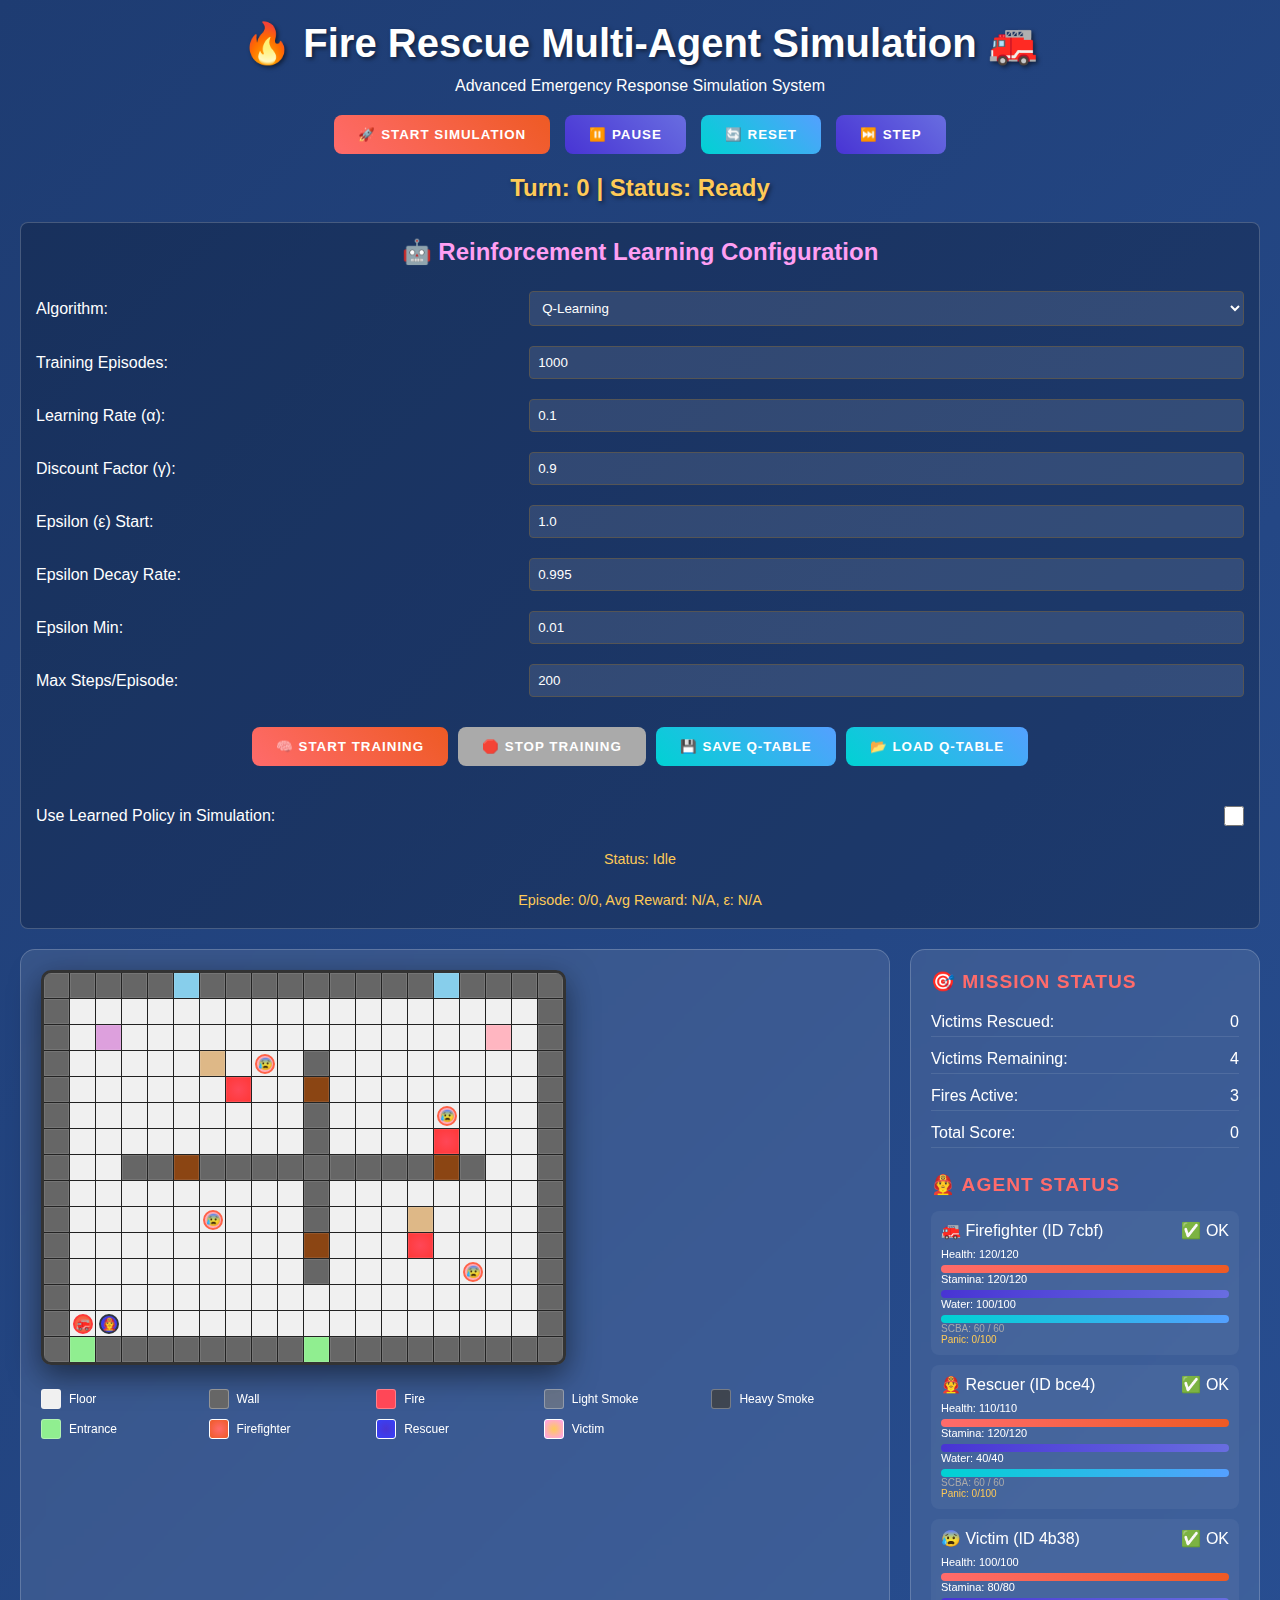
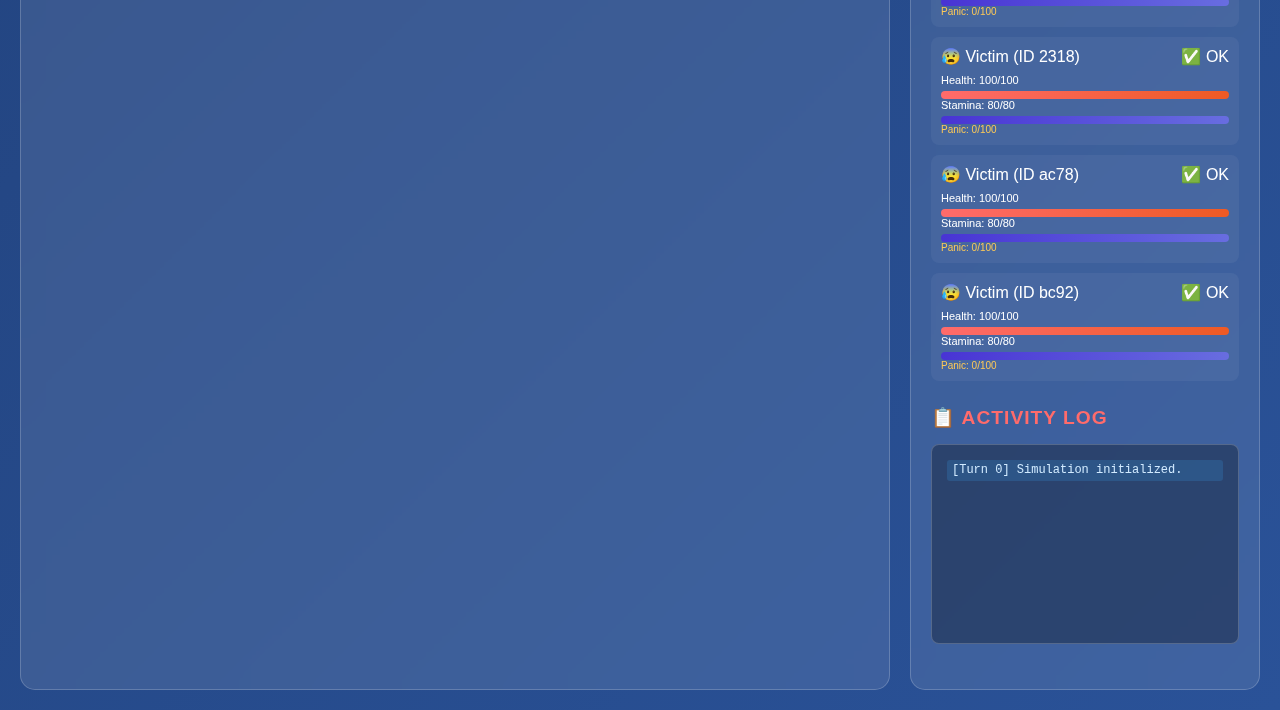
<file: index.html>
<!DOCTYPE html>
<html lang="en">
<head>
    <meta charset="UTF-8">
    <meta name="viewport" content="width=device-width, initial-scale=1.0">
    <title>Fire Rescue Multi-Agent Simulation</title>
    <link rel="stylesheet" href="style.css">
</head>
<body>
    <div class="container">
        <div class="header">
            <h1>🔥 Fire Rescue Multi-Agent Simulation 🚒</h1>
            <p>Advanced Emergency Response Simulation System</p>
        </div>

        <div class="controls">
            <button id="startButton" class="btn btn-primary">🚀 Start Simulation</button>
            <button id="pauseButton" class="btn btn-secondary">⏸️ Pause</button>
            <button id="resetButton" class="btn btn-success">🔄 Reset</button>
            <button id="stepButton" class="btn btn-secondary">⏭️ Step</button>
        </div>

        <div class="turn-info">
            Turn: <span id="turnCounter">0</span> | Status: <span id="simStatus">Ready</span>
        </div>

        <!-- RL Configuration Panel -->
        <div class="rl-config-panel">
            <h2>🤖 Reinforcement Learning Configuration</h2>
            <div>
                <label for="rlAlgorithm">Algorithm:</label>
                <select id="rlAlgorithm">
                    <option value="qlearning" selected>Q-Learning</option>
                    <option value="sarsa">SARSA</option>
                </select>
            </div>
            <div>
                <label for="numEpisodes">Training Episodes:</label>
                <input type="number" id="numEpisodes" value="1000" min="1">
            </div>
            <div>
                <label for="learningRate">Learning Rate (α):</label>
                <input type="number" id="learningRate" value="0.1" min="0" max="1" step="0.01">
            </div>
            <div>
                <label for="discountFactor">Discount Factor (γ):</label>
                <input type="number" id="discountFactor" value="0.9" min="0" max="1" step="0.01">
            </div>
            <div>
                <label for="epsilonStart">Epsilon (ε) Start:</label>
                <input type="number" id="epsilonStart" value="1.0" min="0" max="1" step="0.01">
            </div>
            <div>
                <label for="epsilonDecay">Epsilon Decay Rate:</label>
                <input type="number" id="epsilonDecay" value="0.995" min="0" max="1" step="0.001">
            </div>
             <div>
                <label for="epsilonMin">Epsilon Min:</label>
                <input type="number" id="epsilonMin" value="0.01" min="0" max="1" step="0.01">
            </div>
            <div>
                <label for="maxStepsPerEpisode">Max Steps/Episode:</label>
                <input type="number" id="maxStepsPerEpisode" value="200" min="10">
            </div>
            <div class="controls">
                <button id="startTrainingButton" class="btn btn-primary">🧠 Start Training</button>
                <button id="stopTrainingButton" class="btn btn-secondary" disabled>🛑 Stop Training</button>
                <button id="saveQTableButton" class="btn btn-success">💾 Save Q-Table</button>
                <button id="loadQTableButton" class="btn btn-success">📂 Load Q-Table</button>
            </div>
            <div>
                <label for="useLearnedPolicy">Use Learned Policy in Simulation:</label>
                <input type="checkbox" id="useLearnedPolicy">
            </div>
            <div id="trainingStatus" style="text-align: center; margin-top: 5px;">Status: Idle</div>
            <div id="episodeInfo" style="text-align: center; margin-top: 5px;">Episode: 0/0, Avg Reward: N/A, ε: N/A</div>
        </div>
        <!-- End RL Configuration Panel -->

        <div class="main-content">
            <div class="simulation-area">
                <div class="grid-container">
                    <div class="grid" id="simulationGrid"></div>
                </div>
                
                <div class="legend">
                    <div class="legend-item">
                        <div class="legend-color" style="background: #f0f0f0;"></div>
                        <span>Floor</span>
                    </div>
                    <div class="legend-item">
                        <div class="legend-color" style="background: #666;"></div>
                        <span>Wall</span>
                    </div>
                    <div class="legend-item">
                        <div class="legend-color" style="background: #ff4757;"></div>
                        <span>Fire</span>
                    </div>
                    <div class="legend-item">
                        <div class="legend-color" style="background: rgba(128,128,128,0.6);"></div>
                        <span>Light Smoke</span>
                    </div>
                    <div class="legend-item">
                        <div class="legend-color" style="background: rgba(64,64,64,0.8);"></div>
                        <span>Heavy Smoke</span>
                    </div>
                    <div class="legend-item">
                        <div class="legend-color" style="background: #90EE90;"></div>
                        <span>Entrance</span>
                    </div>
                     <div class="legend-item">
                        <div class="legend-color agent firefighter" style="position: static; border: 1px solid #fff;"></div>
                        <span>Firefighter</span>
                    </div>
                    <div class="legend-item">
                        <div class="legend-color agent rescuer" style="position: static; border: 1px solid #fff;"></div>
                        <span>Rescuer</span>
                    </div>
                    <div class="legend-item">
                        <div class="legend-color agent victim" style="position: static; border: 1px solid #fff;"></div>
                        <span>Victim</span>
                    </div>
                </div>
            </div>

            <div class="stats-panel">
                <div class="stats-section">
                    <h3>🎯 Mission Status</h3>
                    <div class="stat-item">
                        <span>Victims Rescued:</span>
                        <span id="victimsRescued">0</span>
                    </div>
                    <div class="stat-item">
                        <span>Victims Remaining:</span>
                        <span id="victimsRemaining">0</span>
                    </div>
                    <div class="stat-item">
                        <span>Fires Active:</span>
                        <span id="firesActive">0</span>
                    </div>
                    <div class="stat-item">
                        <span>Total Score:</span>
                        <span id="totalScore">0</span>
                    </div>
                </div>

                <div class="stats-section">
                    <h3>👨‍🚒 Agent Status</h3>
                    <div id="agentStats"></div>
                </div>

                <div class="stats-section">
                    <h3>📋 Activity Log</h3>
                    <div class="log-panel" id="activityLog"></div>
                </div>
            </div>
        </div>
    </div>

    <script type="module" src="js/main.js"></script>
</body>
</html>
</file>
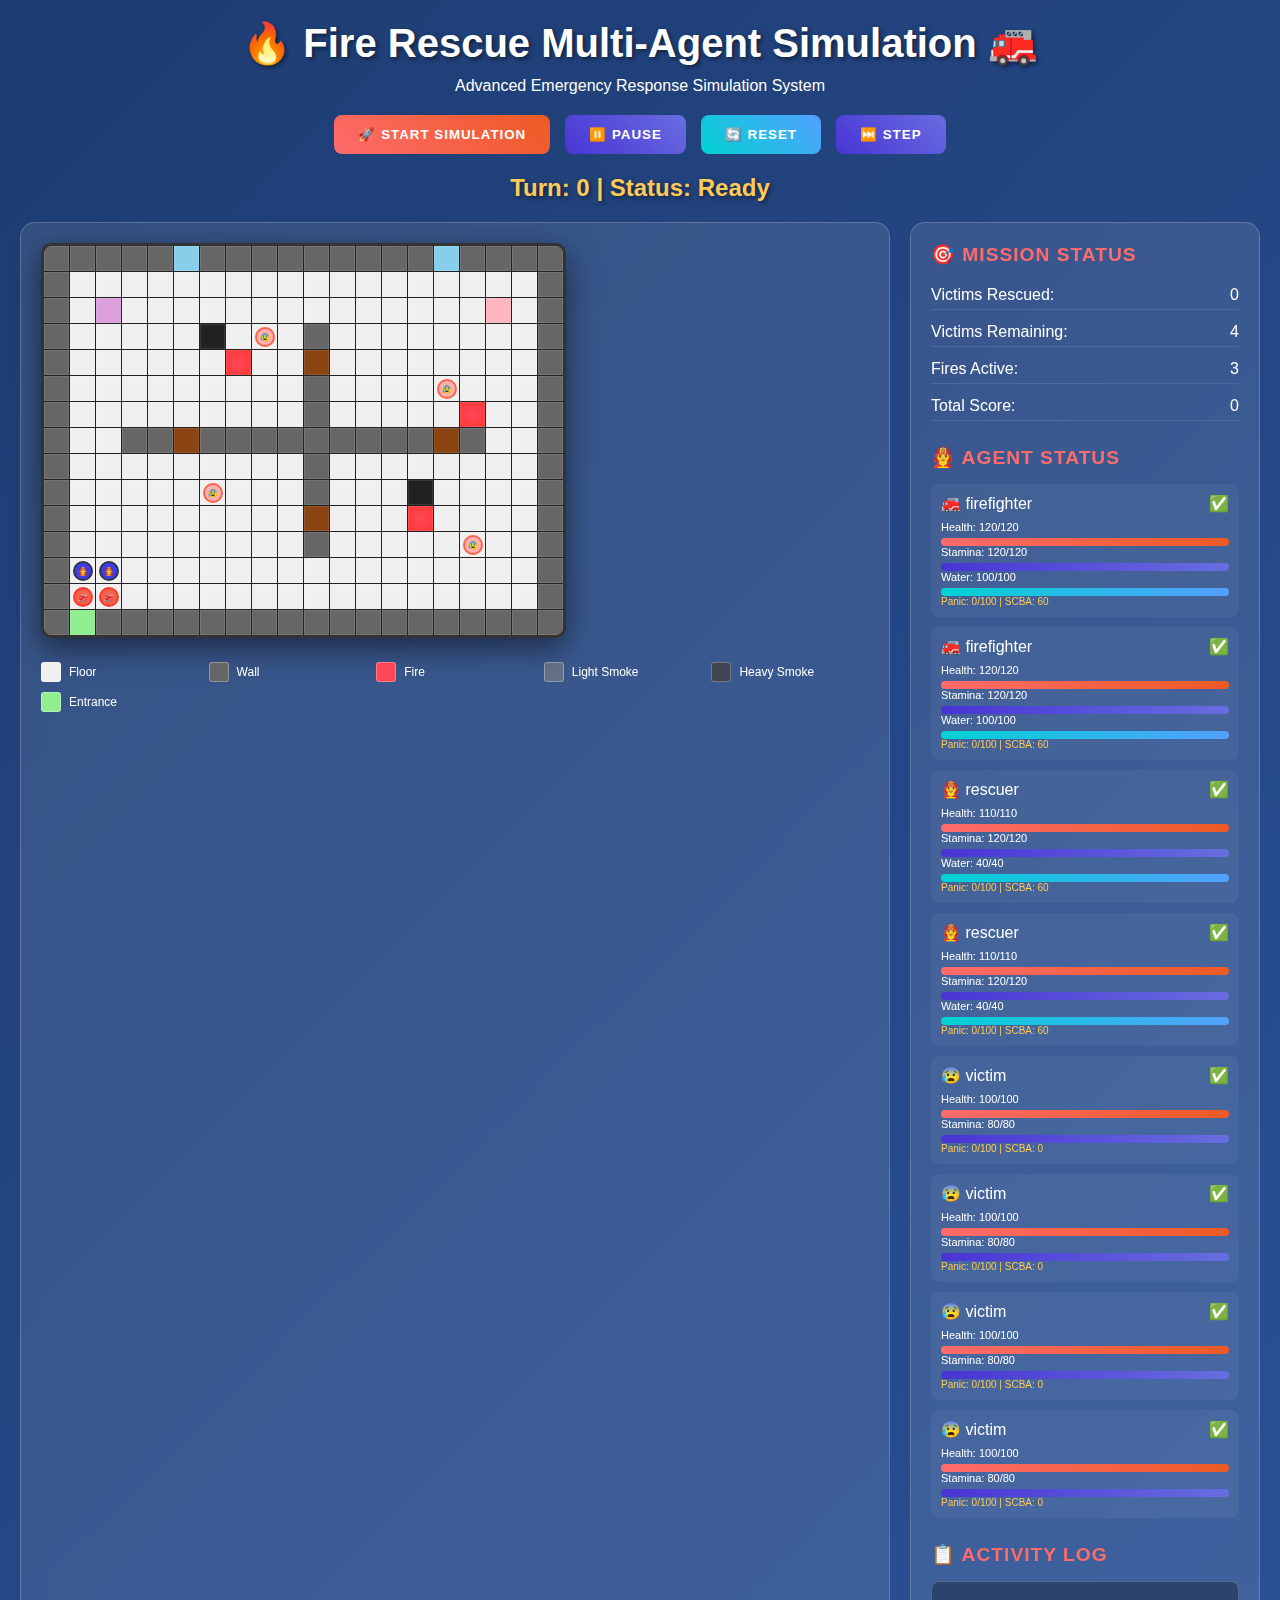
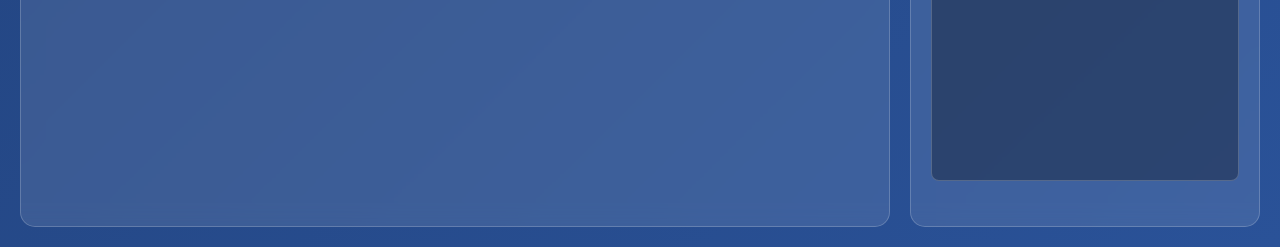
<file: KodeMultiAgen.html>
<!DOCTYPE html>
<html lang="en">
<head>
    <meta charset="UTF-8">
    <meta name="viewport" content="width=device-width, initial-scale=1.0">
    <title>Fire Rescue Multi-Agent Simulation</title>
    <style>
        * {
            margin: 0;
            padding: 0;
            box-sizing: border-box;
        }

        body {
            font-family: 'Segoe UI', Tahoma, Geneva, Verdana, sans-serif;
            background: linear-gradient(135deg, #1e3c72 0%, #2a5298 100%);
            min-height: 100vh;
            color: white;
        }

        .container {
            max-width: 1800px;
            margin: 0 auto;
            padding: 20px;
        }

        .header {
            text-align: center;
            margin-bottom: 20px;
        }

        .header h1 {
            font-size: 2.5em;
            text-shadow: 2px 2px 4px rgba(0,0,0,0.5);
            margin-bottom: 10px;
        }

        .controls {
            display: flex;
            justify-content: center;
            gap: 15px;
            margin-bottom: 20px;
            flex-wrap: wrap;
        }

        .btn {
            padding: 12px 24px;
            border: none;
            border-radius: 8px;
            cursor: pointer;
            font-weight: bold;
            transition: all 0.3s ease;
            text-transform: uppercase;
            letter-spacing: 1px;
        }

        .btn-primary {
            background: linear-gradient(45deg, #ff6b6b, #ee5a24);
            color: white;
        }

        .btn-secondary {
            background: linear-gradient(45deg, #4834d4, #686de0);
            color: white;
        }

        .btn-success {
            background: linear-gradient(45deg, #00d2d3, #54a0ff);
            color: white;
        }

        .btn:hover {
            transform: translateY(-2px);
            box-shadow: 0 8px 20px rgba(0,0,0,0.3);
        }

        .main-content {
            display: grid;
            grid-template-columns: 1fr 350px;
            gap: 20px;
        }

        .simulation-area {
            background: rgba(255,255,255,0.1);
            border-radius: 15px;
            padding: 20px;
            backdrop-filter: blur(10px);
            border: 1px solid rgba(255,255,255,0.2);
        }

        .grid-container {
            display: inline-block;
            border: 3px solid #333;
            border-radius: 10px;
            overflow: hidden;
            box-shadow: 0 10px 30px rgba(0,0,0,0.5);
        }

        .grid {
            display: grid;
            grid-template-columns: repeat(20, 25px);
            grid-template-rows: repeat(15, 25px);
            gap: 1px;
            background: #222;
        }

        .tile {
            width: 25px;
            height: 25px;
            position: relative;
            border: 0.5px solid rgba(255,255,255,0.1);
            display: flex;
            align-items: center;
            justify-content: center;
            font-size: 10px;
            font-weight: bold;
        }

        .tile.floor { background: #f0f0f0; }
        .tile.wall { background: #666; }
        .tile.door { background: #8B4513; }
        .tile.window { background: #87CEEB; }
        .tile.entrance { background: #90EE90; }
        .tile.toilet { background: #DDA0DD; }
        .tile.chemcab { background: #FFB6C1; }
        
        .tile.fire {
            background: radial-gradient(circle, #ff4757, #ff3838);
            animation: fireFlicker 0.5s infinite alternate;
        }

        .tile.smoke-light {
            background: rgba(128, 128, 128, 0.6);
        }

        .tile.smoke-heavy {
            background: rgba(64, 64, 64, 0.8);
        }

        .tile.toxic-fumes {
            background: rgba(128, 0, 128, 0.7);
        }

        .tile.debris {
            background: #8B4513;
        }

        .agent {
            position: absolute;
            width: 20px;
            height: 20px;
            border-radius: 50%;
            top: 2px;
            left: 2px;
            display: flex;
            align-items: center;
            justify-content: center;
            font-size: 8px;
            font-weight: bold;
            z-index: 10;
            animation: agentPulse 1s infinite;
        }

        .agent.firefighter {
            background: radial-gradient(circle, #ff6b6b, #ee5a24);
            color: white;
            border: 2px solid #ff3838;
        }

        .agent.rescuer {
            background: radial-gradient(circle, #4834d4, #3742fa);
            color: white;
            border: 2px solid #2f3542;
        }

        .agent.victim {
            background: radial-gradient(circle, #feca57, #ff9ff3);
            color: #333;
            border: 2px solid #ff6348;
        }

        @keyframes fireFlicker {
            0% { opacity: 0.8; }
            100% { opacity: 1; }
        }

        @keyframes agentPulse {
            0%, 100% { transform: scale(1); }
            50% { transform: scale(1.1); }
        }

        .stats-panel {
            background: rgba(255,255,255,0.1);
            border-radius: 15px;
            padding: 20px;
            backdrop-filter: blur(10px);
            border: 1px solid rgba(255,255,255,0.2);
            height: fit-content;
        }

        .stats-section {
            margin-bottom: 25px;
        }

        .stats-section h3 {
            color: #ff6b6b;
            margin-bottom: 15px;
            font-size: 1.2em;
            text-transform: uppercase;
            letter-spacing: 1px;
        }

        .stat-item {
            display: flex;
            justify-content: space-between;
            margin-bottom: 8px;
            padding: 5px 0;
            border-bottom: 1px solid rgba(255,255,255,0.1);
        }

        .agent-stats {
            background: rgba(255,255,255,0.05);
            border-radius: 8px;
            padding: 10px;
            margin-bottom: 10px;
        }

        .health-bar, .stamina-bar, .water-bar {
            width: 100%;
            height: 8px;
            background: rgba(255,255,255,0.2);
            border-radius: 4px;
            margin-top: 5px;
            overflow: hidden;
        }

        .health-bar .fill {
            height: 100%;
            background: linear-gradient(90deg, #ff6b6b, #ee5a24);
            transition: width 0.3s ease;
        }

        .stamina-bar .fill {
            height: 100%;
            background: linear-gradient(90deg, #4834d4, #686de0);
            transition: width 0.3s ease;
        }

        .water-bar .fill {
            height: 100%;
            background: linear-gradient(90deg, #00d2d3, #54a0ff);
            transition: width 0.3s ease;
        }

        .log-panel {
            background: rgba(0,0,0,0.3);
            border-radius: 8px;
            padding: 15px;
            height: 200px;
            overflow-y: auto;
            font-family: 'Courier New', monospace;
            font-size: 12px;
            border: 1px solid rgba(255,255,255,0.2);
        }

        .log-entry {
            margin-bottom: 5px;
            padding: 2px 5px;
            border-radius: 3px;
        }

        .log-info { background: rgba(54, 162, 235, 0.2); }
        .log-warning { background: rgba(255, 206, 84, 0.2); }
        .log-danger { background: rgba(255, 99, 132, 0.2); }
        .log-success { background: rgba(75, 192, 192, 0.2); }

        .turn-info {
            text-align: center;
            font-size: 1.5em;
            font-weight: bold;
            margin-bottom: 20px;
            color: #feca57;
            text-shadow: 2px 2px 4px rgba(0,0,0,0.5);
        }

        .legend {
            display: grid;
            grid-template-columns: repeat(auto-fit, minmax(150px, 1fr));
            gap: 10px;
            margin-top: 20px;
        }

        .legend-item {
            display: flex;
            align-items: center;
            gap: 8px;
            font-size: 12px;
        }

        .legend-color {
            width: 20px;
            height: 20px;
            border-radius: 3px;
            border: 1px solid rgba(255,255,255,0.3);
        }

        @media (max-width: 1200px) {
            .main-content {
                grid-template-columns: 1fr;
            }
            
            .grid {
                grid-template-columns: repeat(20, 20px);
                grid-template-rows: repeat(15, 20px);
            }
            
            .tile {
                width: 20px;
                height: 20px;
            }
        }
    </style>
</head>
<body>
    <div class="container">
        <div class="header">
            <h1>🔥 Fire Rescue Multi-Agent Simulation 🚒</h1>
            <p>Advanced Emergency Response Simulation System</p>
        </div>

        <div class="controls">
            <button class="btn btn-primary" onclick="startSimulation()">🚀 Start Simulation</button>
            <button class="btn btn-secondary" onclick="pauseSimulation()">⏸️ Pause</button>
            <button class="btn btn-success" onclick="resetSimulation()">🔄 Reset</button>
            <button class="btn btn-secondary" onclick="stepSimulation()">⏭️ Step</button>
        </div>

        <div class="turn-info">
            Turn: <span id="turnCounter">0</span> | Status: <span id="simStatus">Ready</span>
        </div>

        <div class="main-content">
            <div class="simulation-area">
                <div class="grid-container">
                    <div class="grid" id="simulationGrid"></div>
                </div>
                
                <div class="legend">
                    <div class="legend-item">
                        <div class="legend-color" style="background: #f0f0f0;"></div>
                        <span>Floor</span>
                    </div>
                    <div class="legend-item">
                        <div class="legend-color" style="background: #666;"></div>
                        <span>Wall</span>
                    </div>
                    <div class="legend-item">
                        <div class="legend-color" style="background: #ff4757;"></div>
                        <span>Fire</span>
                    </div>
                    <div class="legend-item">
                        <div class="legend-color" style="background: rgba(128,128,128,0.6);"></div>
                        <span>Light Smoke</span>
                    </div>
                    <div class="legend-item">
                        <div class="legend-color" style="background: rgba(64,64,64,0.8);"></div>
                        <span>Heavy Smoke</span>
                    </div>
                    <div class="legend-item">
                        <div class="legend-color" style="background: #90EE90;"></div>
                        <span>Entrance</span>
                    </div>
                </div>
            </div>

            <div class="stats-panel">
                <div class="stats-section">
                    <h3>🎯 Mission Status</h3>
                    <div class="stat-item">
                        <span>Victims Rescued:</span>
                        <span id="victimsRescued">0</span>
                    </div>
                    <div class="stat-item">
                        <span>Victims Remaining:</span>
                        <span id="victimsRemaining">0</span>
                    </div>
                    <div class="stat-item">
                        <span>Fires Active:</span>
                        <span id="firesActive">0</span>
                    </div>
                    <div class="stat-item">
                        <span>Total Score:</span>
                        <span id="totalScore">0</span>
                    </div>
                </div>

                <div class="stats-section">
                    <h3>👨‍🚒 Agent Status</h3>
                    <div id="agentStats"></div>
                </div>

                <div class="stats-section">
                    <h3>📋 Activity Log</h3>
                    <div class="log-panel" id="activityLog"></div>
                </div>
            </div>
        </div>
    </div>

    <script>
        // Global simulation state
        let simulation = null;
        let isRunning = false;
        let currentTurn = 0;
        let animationId = null;

        // Simulation classes
        class Tile {
            constructor(type = 'floor') {
                this.type = type;
                this.passability = this.getPassability(type);
                this.breakHP = this.getBreakHP(type);
                this.movable = false;
                this.visibility = 1.0;
                this.flammability = this.getFlammability(type);
                this.fireFuel = 0;
                this.smokeLevel = 'None';
                this.isToxicFumes = false;
                this.dampness = 0;
                this.structuralIntegrity = 100;
                this.hasDebris = false;
                this.isHole = false;
                this.heatExhausted = false;
                this.ventilated = false;
            }

            getPassability(type) {
                const passabilityMap = {
                    'floor': 1.0, 'corridor': 1.0, 'entrance': 1.0, 'toilet': 1.0,
                    'furniture': 1.2, 'debris': 1.8, 'wall': Infinity, 'door': 1.0,
                    'window': 1.0, 'chemcab': 1.0
                };
                return passabilityMap[type] || 1.0;
            }

            getBreakHP(type) {
                const breakHPMap = {
                    'window': 10, 'door': 20, 'chemcab': 25, 'wall': 80
                };
                return breakHPMap[type] || 0;
            }

            getFlammability(type) {
                const flammabilityMap = {
                    'floor': 1, 'furniture': 3, 'door': 2, 'wall': 0, 'chemcab': 4
                };
                return flammabilityMap[type] || 1;
            }

            get isOnFire() {
                return this.fireFuel > 0;
            }

            ignite() {
                if (this.flammability > 0 && !this.isOnFire) {
                    this.fireFuel = 30;
                    return true;
                }
                return false;
            }
        }

        class Agent {
            constructor(type, row, col) {
                this.type = type;
                this.row = row;
                this.col = col;
                this.initStats(type);
                this.panic = 0;
                this.inventory = null;
                this.unconscious = false;
                this.dead = false;
                this.leadingVictim = null;
                this.rescued = false;
            }

            initStats(type) {
                const stats = {
                    'firefighter': { hp: 120, maxHP: 120, sp: 120, maxSP: 120, speed: 1.5, water: 100, maxWater: 100, scba: 60, panicK: 60 },
                    'rescuer': { hp: 110, maxHP: 110, sp: 120, maxSP: 120, speed: 2.0, water: 40, maxWater: 40, scba: 60, panicK: 60 },
                    'victim': { hp: 100, maxHP: 100, sp: 80, maxSP: 80, speed: 1.0, water: 0, maxWater: 0, scba: 0, panicK: 40 }
                };
                
                const stat = stats[type];
                this.hp = stat.hp;
                this.maxHP = stat.maxHP;
                this.sp = stat.sp;
                this.maxSP = stat.maxSP;
                this.baseSpeed = stat.speed;
                this.water = stat.water;
                this.maxWater = stat.maxWater;
                this.scba = stat.scba;
                this.panicK = stat.panicK;
            }

            getEffectiveSpeed() {
                if (this.unconscious || this.dead) return 0;
                
                let healthMult = this.hp >= 50 ? 1.0 : (this.hp >= 25 ? 0.8 : 0.6);
                let staminaMult = this.sp >= 30 ? 1.0 : 0.8;
                let waterMult = (this.water <= this.maxWater * 0.7) ? 1.0 : 0.8;
                let itemMult = this.inventory ? 0.9 : 1.0;
                
                return Math.max(0.5, this.baseSpeed * healthMult * staminaMult * waterMult * itemMult);
            }

            takeDamage(amount) {
                this.hp = Math.max(0, this.hp - amount);
                if (this.hp === 0) {
                    this.dead = true;
                    this.unconscious = true;
                }
            }

            recoverStamina(amount = 3) {
                if (!this.heatExhausted) {
                    this.sp = Math.min(this.maxSP, this.sp + amount);
                    if (this.sp >= 1 && this.unconscious && !this.dead) {
                        this.unconscious = false;
                    }
                }
            }

            getPanicProbability() {
                return 1 / (1 + Math.exp(-0.15 * (this.panic - this.panicK)));
            }

            updatePanic(environment) {
                // Panic increases based on hazards
                if (environment.hasAdjacentFire(this.row, this.col)) {
                    this.panic = Math.min(100, this.panic + 3);
                }
                if (environment.getTile(this.row, this.col).smokeLevel === 'Heavy') {
                    this.panic = Math.min(100, this.panic + 5);
                }
                if (this.hp < 25) {
                    this.panic = Math.min(100, this.panic + 7);
                }
                
                // Victim being led by rescuer reduces panic
                if (this.type === 'victim' && this.leadingVictim) {
                    this.panic = Math.max(25, this.panic - 5);
                }
            }
        }

        class Environment {
            constructor(width = 20, height = 15) {
                this.width = width;
                this.height = height;
                this.grid = [];
                this.agents = [];
                this.initializeGrid();
                this.spawnAgents();
                this.startFires();
            }

            initializeGrid() {
                for (let row = 0; row < this.height; row++) {
                    this.grid[row] = [];
                    for (let col = 0; col < this.width; col++) {
                        // Create a more complex building layout
                        let tileType = 'floor';
                        
                        // Walls around perimeter
                        if (row === 0 || row === this.height - 1 || col === 0 || col === this.width - 1) {
                            tileType = 'wall';
                        }
                        
                        // Create rooms and corridors
                        if (row === 7 && col > 2 && col < this.width - 3) {
                            tileType = 'wall'; // horizontal corridor wall
                        }
                        if (col === 10 && row > 2 && row < this.height - 3 && row !== 7) {
                            tileType = 'wall'; // vertical wall
                        }
                        
                        // Doors
                        if ((row === 7 && (col === 5 || col === 15)) || (col === 10 && (row === 4 || row === 10))) {
                            tileType = 'door';
                        }
                        
                        // Entrance
                        if (row === this.height - 1 && col === 1) {
                            tileType = 'entrance';
                        }
                        
                        // Windows
                        if (row === 0 && (col === 5 || col === 15)) {
                            tileType = 'window';
                        }
                        
                        // Special rooms
                        if (row === 2 && col === 2) {
                            tileType = 'toilet';
                        }
                        if (row === 2 && col === 17) {
                            tileType = 'chemcab';
                        }
                        
                        // Some furniture
                        if ((row === 3 && col === 6) || (row === 9 && col === 14)) {
                            tileType = 'furniture';
                        }
                        
                        this.grid[row][col] = new Tile(tileType);
                    }
                }
            }

            spawnAgents() {
                // Spawn firefighters at entrance
                this.agents.push(new Agent('firefighter', this.height - 2, 1));
                this.agents.push(new Agent('firefighter', this.height - 2, 2));
                
                // Spawn rescuers at entrance
                this.agents.push(new Agent('rescuer', this.height - 3, 1));
                this.agents.push(new Agent('rescuer', this.height - 3, 2));
                
                // Spawn victims in various rooms
                this.agents.push(new Agent('victim', 3, 8));
                this.agents.push(new Agent('victim', 5, 15));
                this.agents.push(new Agent('victim', 9, 6));
                this.agents.push(new Agent('victim', 11, 16));
            }

            startFires() {
                // Start some initial fires
                this.getTile(4, 7).ignite();
                this.getTile(10, 14).ignite();
                this.getTile(6, 16).ignite();
            }

            getTile(row, col) {
                if (row >= 0 && row < this.height && col >= 0 && col < this.width) {
                    return this.grid[row][col];
                }
                return null;
            }

            hasAdjacentFire(row, col) {
                const directions = [[-1,0], [1,0], [0,-1], [0,1]];
                for (let [dr, dc] of directions) {
                    const tile = this.getTile(row + dr, col + dc);
                    if (tile && tile.isOnFire) return true;
                }
                return false;
            }

            updateFire() {
                const newFires = [];
                
                // Process each burning tile
                for (let row = 0; row < this.height; row++) {
                    for (let col = 0; col < this.width; col++) {
                        const tile = this.grid[row][col];
                        
                        if (tile.isOnFire) {
                            // Decrease fire fuel
                            tile.fireFuel = Math.max(0, tile.fireFuel - 1);
                            
                            // Set heavy smoke
                            tile.smokeLevel = 'Heavy';
                            
                            // Try to spread fire
                            const directions = [[-1,0], [1,0], [0,-1], [0,1]];
                            for (let [dr, dc] of directions) {
                                const targetTile = this.getTile(row + dr, col + dc);
                                if (targetTile && !targetTile.isOnFire && targetTile.flammability > 0) {
                                    const igniteChance = 0.1 * targetTile.flammability * (1 - targetTile.dampness / 10);
                                    if (Math.random() < igniteChance) {
                                        newFires.push([row + dr, col + dc]);
                                    }
                                }
                            }
                        }
                        
                        // Decay dampness
                        tile.dampness = Math.max(0, tile.dampness - 1);
                    }
                }
                
                // Ignite new fires
                for (let [row, col] of newFires) {
                    this.getTile(row, col).ignite();
                }
            }

            updateSmoke() {
                const newSmoke = {};
                
                for (let row = 0; row < this.height; row++) {
                    for (let col = 0; col < this.width; col++) {
                        const tile = this.grid[row][col];
                        
                        if (tile.smokeLevel !== 'None') {
                            const spreadChance = tile.smokeLevel === 'Heavy' ? 1.0 : 0.5;
                            
                            if (Math.random() < spreadChance) {
                                const directions = [[-1,0], [1,0], [0,-1], [0,1]];
                                for (let [dr, dc] of directions) {
                                    const targetRow = row + dr;
                                    const targetCol = col + dc;
                                    const targetTile = this.getTile(targetRow, targetCol);
                                    
                                    if (targetTile && targetTile.passability < Infinity) {
                                        const key = `${targetRow},${targetCol}`;
                                        if (!newSmoke[key] || newSmoke[key] === 'Light') {
                                            newSmoke[key] = tile.smokeLevel === 'Heavy' ? 'Light' : 'Light';
                                        }
                                    }
                                }
                            }
                        }
                    }
                }
                
                // Apply new smoke
                for (let key in newSmoke) {
                    const [row, col] = key.split(',').map(Number);
                    const tile = this.getTile(row, col);
                    if (tile && tile.smokeLevel === 'None') {
                        tile.smokeLevel = newSmoke[key];
                    }
                }
            }

            applyHazardDamage() {
                for (let agent of this.agents) {
                    if (agent.dead || agent.unconscious) continue;
                    
                    const tile = this.getTile(agent.row, agent.col);
                    let damage = 0;
                    
                    // Fire damage
                    if (tile.isOnFire) {
                        damage = Math.max(damage, 10);
                    } else if (this.hasAdjacentFire(agent.row, agent.col)) {
                        damage = Math.max(damage, 4);
                    }
                    
                    // Smoke damage (if no SCBA or SCBA empty)
                    if (agent.scba <= 0 || agent.type === 'victim') {
                        if (tile.smokeLevel === 'Heavy') {
                            damage = Math.max(damage, 3);
                        } else if (tile.smokeLevel === 'Light') {
                            damage = Math.max(damage, 1);
                        }
                    }
                    
                    // Toxic fumes
                    if (tile.isToxicFumes && (agent.scba <= 0 || agent.type === 'victim')) {
                        damage = Math.max(damage, 5);
                    }
                    
                    if (damage > 0) {
                        agent.takeDamage(damage);
                        this.logEvent(`${agent.type} at (${agent.row}, ${agent.col}) took ${damage} damage`, 'warning');
                    }
                    
                    // Update SCBA
                    if (agent.scba > 0 && agent.type !== 'victim') {
                        agent.scba--;
                    }
                    
                    // Update panic
                    agent.updatePanic(this);
                }
            }

            performAgentActions() {
                for (let agent of this.agents) {
                    if (agent.dead || agent.unconscious) {
                        agent.recoverStamina(0);
                        continue;
                    }
                    
                    // Simple AI behavior
                    this.performAI(agent);
                    
                    // Recover stamina if no action taken
                    agent.recoverStamina(3);
                }
            }

            performAI(agent) {
                // Check panic - might cause random/freeze behavior
                const panicProb = agent.getPanicProbability();
                if (Math.random() < panicProb) {
                    if (Math.random() < Math.max(0, panicProb - 0.15)) {
                        // Freeze - do nothing
                        return;
                    } else {
                        // Random movement
                        this.moveAgentRandomly(agent);
                        return;
                    }
                }
                
                if (agent.type === 'firefighter') {
                    this.firefighterAI(agent);
                } else if (agent.type === 'rescuer') {
                    this.rescuerAI(agent);
                } else if (agent.type === 'victim') {
                    this.victimAI(agent);
                }
            }

            firefighterAI(agent) {
                // Priority: Fight fires, refill water if low
                if (agent.water <= 20) {
                    // Find nearest toilet to refill
                    const toilet = this.findNearestTile(agent, 'toilet');
                    if (toilet) {
                        if (this.isAdjacent(agent.row, agent.col, toilet.row, toilet.col)) {
                            agent.water = Math.min(agent.maxWater, agent.water + 20);
                            this.logEvent(`Firefighter refilled water at (${toilet.row}, ${toilet.col})`, 'info');
                        } else {
                            this.moveAgentToward(agent, toilet.row, toilet.col);
                        }
                        return;
                    }
                }

                // Find nearest fire to extinguish
                const fire = this.findNearestFire(agent);
                if (fire) {
                    if (this.isAdjacent(agent.row, agent.col, fire.row, fire.col)) {
                        // Use hose to extinguish fire
                        if (agent.water >= 5) {
                            agent.water -= 5;
                            const fireTile = this.getTile(fire.row, fire.col);
                            fireTile.fireFuel = Math.max(0, fireTile.fireFuel - 5);
                            fireTile.dampness = 10;
                            this.logEvent(`Firefighter extinguished fire at (${fire.row}, ${fire.col})`, 'success');
                        }
                    } else {
                        this.moveAgentToward(agent, fire.row, fire.col);
                    }
                } else {
                    // No fires, move toward entrance or patrol
                    this.moveAgentToward(agent, this.height - 1, 1);
                }
            }

            rescuerAI(agent) {
                // Priority: Find and rescue victims
                if (agent.leadingVictim) {
                    // Leading a victim - move toward entrance
                    const entrance = { row: this.height - 1, col: 1 };
                    if (agent.row === entrance.row && agent.col === entrance.col) {
                        // Victim rescued!
                        agent.leadingVictim.rescued = true;
                        agent.leadingVictim = null;
                        this.logEvent(`Victim rescued by rescuer!`, 'success');
                    } else {
                        this.moveAgentToward(agent, entrance.row, entrance.col);
                        // Move victim behind rescuer
                        if (agent.leadingVictim) {
                            const directions = [[-1,0], [1,0], [0,-1], [0,1]];
                            for (let [dr, dc] of directions) {
                                const newRow = agent.row + dr;
                                const newCol = agent.col + dc;
                                if (this.isValidPosition(newRow, newCol) && 
                                    !this.getAgentAt(newRow, newCol)) {
                                    agent.leadingVictim.row = newRow;
                                    agent.leadingVictim.col = newCol;
                                    break;
                                }
                            }
                        }
                    }
                } else {
                    // Find nearest victim to rescue
                    const victim = this.findNearestVictim(agent);
                    if (victim) {
                        if (this.isAdjacent(agent.row, agent.col, victim.row, victim.col)) {
                            // Start leading victim
                            agent.leadingVictim = victim;
                            this.logEvent(`Rescuer started leading victim at (${victim.row}, ${victim.col})`, 'info');
                        } else {
                            this.moveAgentToward(agent, victim.row, victim.col);
                        }
                    } else {
                        // No victims left, help with firefighting if possible
                        if (agent.water > 0) {
                            const fire = this.findNearestFire(agent);
                            if (fire && this.isAdjacent(agent.row, agent.col, fire.row, fire.col)) {
                                agent.water -= 5;
                                const fireTile = this.getTile(fire.row, fire.col);
                                fireTile.fireFuel = Math.max(0, fireTile.fireFuel - 5);
                                fireTile.dampness = 10;
                                this.logEvent(`Rescuer helped extinguish fire at (${fire.row}, ${fire.col})`, 'success');
                            } else if (fire) {
                                this.moveAgentToward(agent, fire.row, fire.col);
                            }
                        }
                    }
                }
            }

            victimAI(agent) {
                // Victims try to move away from hazards or toward rescuers
                if (agent.rescued) return;

                const currentTile = this.getTile(agent.row, agent.col);
                
                // If in immediate danger, try to move to safety
                if (currentTile.isOnFire || currentTile.smokeLevel === 'Heavy' || 
                    this.hasAdjacentFire(agent.row, agent.col)) {
                    this.moveAgentToSafety(agent);
                } else {
                    // Try to move toward nearest rescuer or entrance
                    const rescuer = this.findNearestRescuer(agent);
                    if (rescuer) {
                        this.moveAgentToward(agent, rescuer.row, rescuer.col);
                    } else {
                        this.moveAgentToward(agent, this.height - 1, 1); // toward entrance
                    }
                }
            }

            moveAgentRandomly(agent) {
                const directions = [[-1,0], [1,0], [0,-1], [0,1]];
                const direction = directions[Math.floor(Math.random() * directions.length)];
                const newRow = agent.row + direction[0];
                const newCol = agent.col + direction[1];
                
                if (this.isValidPosition(newRow, newCol) && !this.getAgentAt(newRow, newCol)) {
                    agent.row = newRow;
                    agent.col = newCol;
                    agent.sp = Math.max(0, agent.sp - 2);
                }
            }

            moveAgentToward(agent, targetRow, targetCol) {
                const directions = [[-1,0], [1,0], [0,-1], [0,1]];
                let bestMove = null;
                let bestDistance = Infinity;
                
                for (let [dr, dc] of directions) {
                    const newRow = agent.row + dr;
                    const newCol = agent.col + dc;
                    
                    if (this.isValidPosition(newRow, newCol) && !this.getAgentAt(newRow, newCol)) {
                        const distance = Math.abs(newRow - targetRow) + Math.abs(newCol - targetCol);
                        if (distance < bestDistance) {
                            bestDistance = distance;
                            bestMove = [newRow, newCol];
                        }
                    }
                }
                
                if (bestMove && agent.getEffectiveSpeed() >= 1) {
                    agent.row = bestMove[0];
                    agent.col = bestMove[1];
                    agent.sp = Math.max(0, agent.sp - 2);
                }
            }

            moveAgentToSafety(agent) {
                const directions = [[-1,0], [1,0], [0,-1], [0,1]];
                let bestMove = null;
                let bestSafety = -1;
                
                for (let [dr, dc] of directions) {
                    const newRow = agent.row + dr;
                    const newCol = agent.col + dc;
                    
                    if (this.isValidPosition(newRow, newCol) && !this.getAgentAt(newRow, newCol)) {
                        const tile = this.getTile(newRow, newCol);
                        let safety = 0;
                        
                        if (!tile.isOnFire) safety += 3;
                        if (tile.smokeLevel === 'None') safety += 2;
                        if (tile.smokeLevel === 'Light') safety += 1;
                        if (!this.hasAdjacentFire(newRow, newCol)) safety += 2;
                        
                        if (safety > bestSafety) {
                            bestSafety = safety;
                            bestMove = [newRow, newCol];
                        }
                    }
                }
                
                if (bestMove) {
                    agent.row = bestMove[0];
                    agent.col = bestMove[1];
                    agent.sp = Math.max(0, agent.sp - 2);
                }
            }

            findNearestFire(agent) {
                let nearest = null;
                let minDistance = Infinity;
                
                for (let row = 0; row < this.height; row++) {
                    for (let col = 0; col < this.width; col++) {
                        if (this.grid[row][col].isOnFire) {
                            const distance = Math.abs(row - agent.row) + Math.abs(col - agent.col);
                            if (distance < minDistance) {
                                minDistance = distance;
                                nearest = { row, col };
                            }
                        }
                    }
                }
                
                return nearest;
            }

            findNearestVictim(agent) {
                let nearest = null;
                let minDistance = Infinity;
                
                for (let victim of this.agents) {
                    if (victim.type === 'victim' && !victim.rescued && !victim.dead) {
                        const distance = Math.abs(victim.row - agent.row) + Math.abs(victim.col - agent.col);
                        if (distance < minDistance) {
                            minDistance = distance;
                            nearest = victim;
                        }
                    }
                }
                
                return nearest;
            }

            findNearestRescuer(agent) {
                let nearest = null;
                let minDistance = Infinity;
                
                for (let rescuer of this.agents) {
                    if (rescuer.type === 'rescuer' && !rescuer.dead) {
                        const distance = Math.abs(rescuer.row - agent.row) + Math.abs(rescuer.col - agent.col);
                        if (distance < minDistance) {
                            minDistance = distance;
                            nearest = rescuer;
                        }
                    }
                }
                
                return nearest;
            }

            findNearestTile(agent, tileType) {
                let nearest = null;
                let minDistance = Infinity;
                
                for (let row = 0; row < this.height; row++) {
                    for (let col = 0; col < this.width; col++) {
                        if (this.grid[row][col].type === tileType) {
                            const distance = Math.abs(row - agent.row) + Math.abs(col - agent.col);
                            if (distance < minDistance) {
                                minDistance = distance;
                                nearest = { row, col };
                            }
                        }
                    }
                }
                
                return nearest;
            }

            isValidPosition(row, col) {
                if (row < 0 || row >= this.height || col < 0 || col >= this.width) return false;
                const tile = this.getTile(row, col);
                return tile && tile.passability < Infinity;
            }

            isAdjacent(row1, col1, row2, col2) {
                return Math.abs(row1 - row2) + Math.abs(col1 - col2) === 1;
            }

            getAgentAt(row, col) {
                return this.agents.find(agent => agent.row === row && agent.col === col && !agent.dead);
            }

            logEvent(message, type = 'info') {
                const log = document.getElementById('activityLog');
                const entry = document.createElement('div');
                entry.className = `log-entry log-${type}`;
                entry.textContent = `[Turn ${currentTurn}] ${message}`;
                log.appendChild(entry);
                log.scrollTop = log.scrollHeight;
                
                // Keep only last 50 entries
                while (log.children.length > 50) {
                    log.removeChild(log.firstChild);
                }
            }

            update() {
                this.updateFire();
                this.updateSmoke();
                this.applyHazardDamage();
                this.performAgentActions();
            }

            getStats() {
                const stats = {
                    victimsRescued: this.agents.filter(a => a.type === 'victim' && a.rescued).length,
                    victimsRemaining: this.agents.filter(a => a.type === 'victim' && !a.rescued && !a.dead).length,
                    victimsDead: this.agents.filter(a => a.type === 'victim' && a.dead).length,
                    firesActive: 0,
                    totalScore: 0
                };
                
                // Count active fires
                for (let row = 0; row < this.height; row++) {
                    for (let col = 0; col < this.width; col++) {
                        if (this.grid[row][col].isOnFire) {
                            stats.firesActive++;
                        }
                    }
                }
                
                // Calculate score
                const totalVictims = this.agents.filter(a => a.type === 'victim').length;
                stats.totalScore = Math.round(100 * (stats.victimsRescued / totalVictims) - 50 * stats.victimsDead);
                
                return stats;
            }

            isComplete() {
                const victims = this.agents.filter(a => a.type === 'victim');
                const allVictimsRescuedOrDead = victims.every(v => v.rescued || v.dead);
                const allFiresOut = this.getStats().firesActive === 0;
                
                return allVictimsRescuedOrDead || allFiresOut || currentTurn >= 300;
            }
        }

        // Simulation control functions
        function initializeSimulation() {
            simulation = new Environment();
            currentTurn = 0;
            updateDisplay();
            updateStats();
            document.getElementById('simStatus').textContent = 'Ready';
        }

        function startSimulation() {
            if (!simulation) initializeSimulation();
            
            if (isRunning) return;
            
            isRunning = true;
            document.getElementById('simStatus').textContent = 'Running';
            
            function gameLoop() {
                if (!isRunning) return;
                
                stepSimulation();
                
                if (simulation.isComplete()) {
                    pauseSimulation();
                    document.getElementById('simStatus').textContent = 'Complete';
                    simulation.logEvent('Simulation completed!', 'success');
                } else {
                    animationId = setTimeout(gameLoop, 500); // 500ms per turn
                }
            }
            
            gameLoop();
        }

        function pauseSimulation() {
            isRunning = false;
            if (animationId) {
                clearTimeout(animationId);
                animationId = null;
            }
            document.getElementById('simStatus').textContent = 'Paused';
        }

        function resetSimulation() {
            pauseSimulation();
            initializeSimulation();
            document.getElementById('activityLog').innerHTML = '';
        }

        function stepSimulation() {
            if (!simulation) initializeSimulation();
            
            currentTurn++;
            simulation.update();
            updateDisplay();
            updateStats();
            document.getElementById('turnCounter').textContent = currentTurn;
        }

        function updateDisplay() {
            const grid = document.getElementById('simulationGrid');
            grid.innerHTML = '';
            
            for (let row = 0; row < simulation.height; row++) {
                for (let col = 0; col < simulation.width; col++) {
                    const tile = simulation.getTile(row, col);
                    const tileElement = document.createElement('div');
                    tileElement.className = 'tile';
                    
                    // Set base tile appearance
                    tileElement.classList.add(tile.type);
                    
                    // Add fire effect
                    if (tile.isOnFire) {
                        tileElement.classList.add('fire');
                    }
                    
                    // Add smoke effects
                    if (tile.smokeLevel === 'Light') {
                        tileElement.classList.add('smoke-light');
                    } else if (tile.smokeLevel === 'Heavy') {
                        tileElement.classList.add('smoke-heavy');
                    }
                    
                    // Add toxic fumes
                    if (tile.isToxicFumes) {
                        tileElement.classList.add('toxic-fumes');
                    }
                    
                    // Add debris
                    if (tile.hasDebris) {
                        tileElement.classList.add('debris');
                    }
                    
                    // Add agents
                    const agent = simulation.getAgentAt(row, col);
                    if (agent) {
                        const agentElement = document.createElement('div');
                        agentElement.className = `agent ${agent.type}`;
                        
                        // Show agent symbol
                        if (agent.type === 'firefighter') {
                            agentElement.textContent = '🚒';
                        } else if (agent.type === 'rescuer') {
                            agentElement.textContent = '👨‍🚒';
                        } else if (agent.type === 'victim') {
                            agentElement.textContent = agent.rescued ? '✅' : (agent.dead ? '💀' : '😰');
                        }
                        
                        // Add status indicators
                        if (agent.unconscious) {
                            agentElement.style.opacity = '0.5';
                        }
                        if (agent.dead) {
                            agentElement.style.filter = 'grayscale(100%)';
                        }
                        
                        tileElement.appendChild(agentElement);
                    }
                    
                    grid.appendChild(tileElement);
                }
            }
        }

        function updateStats() {
            const stats = simulation.getStats();
            
            document.getElementById('victimsRescued').textContent = stats.victimsRescued;
            document.getElementById('victimsRemaining').textContent = stats.victimsRemaining;
            document.getElementById('firesActive').textContent = stats.firesActive;
            document.getElementById('totalScore').textContent = stats.totalScore;
            
            // Update agent stats
            const agentStatsContainer = document.getElementById('agentStats');
            agentStatsContainer.innerHTML = '';
            
            for (let agent of simulation.agents) {
                const agentDiv = document.createElement('div');
                agentDiv.className = 'agent-stats';
                
                const typeIcon = agent.type === 'firefighter' ? '🚒' : 
                               agent.type === 'rescuer' ? '👨‍🚒' : '😰';
                
                agentDiv.innerHTML = `
                    <div style="display: flex; justify-content: space-between; align-items: center; margin-bottom: 8px;">
                        <span>${typeIcon} ${agent.type}</span>
                        <span>${agent.dead ? '💀' : agent.unconscious ? '😵' : '✅'}</span>
                    </div>
                    <div style="font-size: 11px; margin-bottom: 3px;">Health: ${agent.hp}/${agent.maxHP}</div>
                    <div class="health-bar">
                        <div class="fill" style="width: ${(agent.hp / agent.maxHP) * 100}%"></div>
                    </div>
                    <div style="font-size: 11px; margin-bottom: 3px;">Stamina: ${agent.sp}/${agent.maxSP}</div>
                    <div class="stamina-bar">
                        <div class="fill" style="width: ${(agent.sp / agent.maxSP) * 100}%"></div>
                    </div>
                    ${agent.maxWater > 0 ? `
                        <div style="font-size: 11px; margin-bottom: 3px;">Water: ${agent.water}/${agent.maxWater}</div>
                        <div class="water-bar">
                            <div class="fill" style="width: ${(agent.water / agent.maxWater) * 100}%"></div>
                        </div>
                    ` : ''}
                    <div style="font-size: 10px; color: #feca57;">Panic: ${agent.panic}/100 | SCBA: ${agent.scba}</div>
                `;
                
                agentStatsContainer.appendChild(agentDiv);
            }
        }

        // Initialize simulation on page load
        window.addEventListener('load', function() {
            initializeSimulation();
        });
    </script>
</body>
</html>
</file>
<file: style.css>
* {
    margin: 0;
    padding: 0;
    box-sizing: border-box;
}

body {
    font-family: 'Segoe UI', Tahoma, Geneva, Verdana, sans-serif;
    background: linear-gradient(135deg, #1e3c72 0%, #2a5298 100%);
    min-height: 100vh;
    color: white;
}

.container {
    max-width: 1800px;
    margin: 0 auto;
    padding: 20px;
}

.header {
    text-align: center;
    margin-bottom: 20px;
}

.header h1 {
    font-size: 2.5em;
    text-shadow: 2px 2px 4px rgba(0,0,0,0.5);
    margin-bottom: 10px;
}

.controls {
    display: flex;
    justify-content: center;
    gap: 15px;
    margin-bottom: 20px;
    flex-wrap: wrap;
}

.btn {
    padding: 12px 24px;
    border: none;
    border-radius: 8px;
    cursor: pointer;
    font-weight: bold;
    transition: all 0.3s ease;
    text-transform: uppercase;
    letter-spacing: 1px;
}

.btn-primary {
    background: linear-gradient(45deg, #ff6b6b, #ee5a24);
    color: white;
}

.btn-secondary {
    background: linear-gradient(45deg, #4834d4, #686de0);
    color: white;
}

.btn-success {
    background: linear-gradient(45deg, #00d2d3, #54a0ff);
    color: white;
}

.btn:hover {
    transform: translateY(-2px);
    box-shadow: 0 8px 20px rgba(0,0,0,0.3);
}

.btn:disabled {
    background: #aaa;
    cursor: not-allowed;
    transform: translateY(0);
    box-shadow: none;
}

.main-content {
    display: grid;
    grid-template-columns: 1fr 350px;
    gap: 20px;
}

.simulation-area {
    background: rgba(255,255,255,0.1);
    border-radius: 15px;
    padding: 20px;
    backdrop-filter: blur(10px);
    border: 1px solid rgba(255,255,255,0.2);
}

.grid-container {
    display: inline-block;
    border: 3px solid #333;
    border-radius: 10px;
    overflow: hidden;
    box-shadow: 0 10px 30px rgba(0,0,0,0.5);
}

.grid {
    display: grid;
    grid-template-columns: repeat(20, 25px);
    grid-template-rows: repeat(15, 25px);
    gap: 1px;
    background: #222;
}

.tile {
    width: 25px;
    height: 25px;
    position: relative;
    border: 0.5px solid rgba(255,255,255,0.1);
    display: flex;
    align-items: center;
    justify-content: center;
    font-size: 10px;
    font-weight: bold;
}

.tile.floor { background: #f0f0f0; }
.tile.wall { background: #666; }
.tile.door { background: #8B4513; }
.tile.window { background: #87CEEB; }
.tile.entrance { background: #90EE90; }
.tile.toilet { background: #DDA0DD; }
.tile.chemcab { background: #FFB6C1; }
.tile.furniture { background: #deb887; }


.tile.fire {
    background: radial-gradient(circle, #ff4757, #ff3838);
    animation: fireFlicker 0.5s infinite alternate;
}

.tile.smoke-light {
    background: rgba(128, 128, 128, 0.6);
}

.tile.smoke-heavy {
    background: rgba(64, 64, 64, 0.8);
}

.tile.toxic-fumes {
    background: rgba(128, 0, 128, 0.7);
}

.tile.debris {
    background: #a0522d; /* Slightly different from door for debris */
}

.agent {
    position: absolute;
    width: 20px;
    height: 20px;
    border-radius: 50%;
    top: 2px;
    left: 2px;
    display: flex;
    align-items: center;
    justify-content: center;
    font-size: 12px; /* Slightly larger for emojis */
    font-weight: bold;
    z-index: 10;
    animation: agentPulse 1s infinite;
    line-height: 1; /* Ensure emoji is centered */
}

.agent.firefighter {
    background: radial-gradient(circle, #ff6b6b, #ee5a24);
    color: white;
    border: 2px solid #ff3838;
}

.agent.rescuer {
    background: radial-gradient(circle, #4834d4, #3742fa);
    color: white;
    border: 2px solid #2f3542;
}

.agent.victim {
    background: radial-gradient(circle, #feca57, #ff9ff3);
    color: #333;
    border: 2px solid #ff6348;
}

@keyframes fireFlicker {
    0% { opacity: 0.8; transform: scale(1); }
    100% { opacity: 1; transform: scale(1.05); }
}

@keyframes agentPulse {
    0%, 100% { transform: scale(1); }
    50% { transform: scale(1.1); }
}

.stats-panel {
    background: rgba(255,255,255,0.1);
    border-radius: 15px;
    padding: 20px;
    backdrop-filter: blur(10px);
    border: 1px solid rgba(255,255,255,0.2);
    height: fit-content;
}

.stats-section {
    margin-bottom: 25px;
}

.stats-section h3 {
    color: #ff6b6b;
    margin-bottom: 15px;
    font-size: 1.2em;
    text-transform: uppercase;
    letter-spacing: 1px;
}

.stat-item {
    display: flex;
    justify-content: space-between;
    margin-bottom: 8px;
    padding: 5px 0;
    border-bottom: 1px solid rgba(255,255,255,0.1);
}

.agent-stats {
    background: rgba(255,255,255,0.05);
    border-radius: 8px;
    padding: 10px;
    margin-bottom: 10px;
}

.health-bar, .stamina-bar, .water-bar {
    width: 100%;
    height: 8px;
    background: rgba(255,255,255,0.2);
    border-radius: 4px;
    margin-top: 5px;
    overflow: hidden;
}

.health-bar .fill {
    height: 100%;
    background: linear-gradient(90deg, #ff6b6b, #ee5a24);
    transition: width 0.3s ease;
}

.stamina-bar .fill {
    height: 100%;
    background: linear-gradient(90deg, #4834d4, #686de0);
    transition: width 0.3s ease;
}

.water-bar .fill {
    height: 100%;
    background: linear-gradient(90deg, #00d2d3, #54a0ff);
    transition: width 0.3s ease;
}

.log-panel {
    background: rgba(0,0,0,0.3);
    border-radius: 8px;
    padding: 15px;
    height: 200px;
    overflow-y: auto;
    font-family: 'Courier New', monospace;
    font-size: 12px;
    border: 1px solid rgba(255,255,255,0.2);
    line-height: 1.4;
}

.log-entry {
    margin-bottom: 5px;
    padding: 2px 5px;
    border-radius: 3px;
}

.log-info { background: rgba(54, 162, 235, 0.2); color: #d1eaff; }
.log-warning { background: rgba(255, 206, 84, 0.2); color: #fff3cd;}
.log-danger { background: rgba(255, 99, 132, 0.2); color: #f8d7da;}
.log-success { background: rgba(75, 192, 192, 0.2); color: #d4edda;}

.turn-info {
    text-align: center;
    font-size: 1.5em;
    font-weight: bold;
    margin-bottom: 20px;
    color: #feca57;
    text-shadow: 2px 2px 4px rgba(0,0,0,0.5);
}

.legend {
    display: grid;
    grid-template-columns: repeat(auto-fit, minmax(150px, 1fr));
    gap: 10px;
    margin-top: 20px;
}

.legend-item {
    display: flex;
    align-items: center;
    gap: 8px;
    font-size: 12px;
}

.legend-color {
    width: 20px;
    height: 20px;
    border-radius: 3px;
    border: 1px solid rgba(255,255,255,0.3);
    display: flex; /* For centering agent icons in legend */
    align-items: center;
    justify-content: center;
}

.rl-config-panel {
    background: rgba(0,0,0,0.2);
    padding: 15px;
    border-radius: 8px;
    margin-bottom: 20px;
    display: flex;
    flex-direction: column;
    gap: 10px;
    border: 1px solid rgba(255,255,255,0.2);
}
.rl-config-panel h2 {
    text-align: center;
    color: #ff9ff3;
    margin-bottom: 10px;
    font-size: 1.5em;
}
.rl-config-panel div {
    display: flex;
    justify-content: space-between;
    align-items: center;
    padding: 5px 0;
}
.rl-config-panel label {
    margin-right: 10px;
    flex-basis: 40%; /* Give labels some consistent width */
}
.rl-config-panel input[type="number"], .rl-config-panel select {
    padding: 8px;
    border-radius: 4px;
    border: 1px solid #555;
    background-color: rgba(255,255,255,0.1);
    color: white;
    flex-grow: 1;
}
.rl-config-panel input[type="checkbox"] {
    width: 20px;
    height: 20px;
}

.rl-config-panel .controls { /* Override general controls if needed */
    justify-content: center;
    gap: 10px;
    margin-top: 10px;
    flex-direction: row; /* Ensure buttons are in a row */
}
#trainingStatus, #episodeInfo {
    justify-content: center; /* Center text */
    font-size: 0.9em;
    color: #feca57;
}


@media (max-width: 1200px) {
    .main-content {
        grid-template-columns: 1fr;
    }
    
    .grid {
        grid-template-columns: repeat(20, 20px);
        grid-template-rows: repeat(15, 20px);
    }
    
    .tile {
        width: 20px;
        height: 20px;
    }
     .agent {
        width: 16px;
        height: 16px;
        font-size: 10px;
    }
    .rl-config-panel div {
        flex-direction: column;
        align-items: flex-start;
    }
    .rl-config-panel label {
        margin-bottom: 5px;
    }
    .rl-config-panel input[type="number"], .rl-config-panel select {
        width: 100%;
    }
}

@media (max-width: 768px) {
    .header h1 {
        font-size: 2em;
    }
    .btn {
        padding: 10px 18px;
        font-size: 0.9em;
    }
     .turn-info {
        font-size: 1.2em;
    }
    .stats-section h3 {
        font-size: 1.1em;
    }
}
</file>
